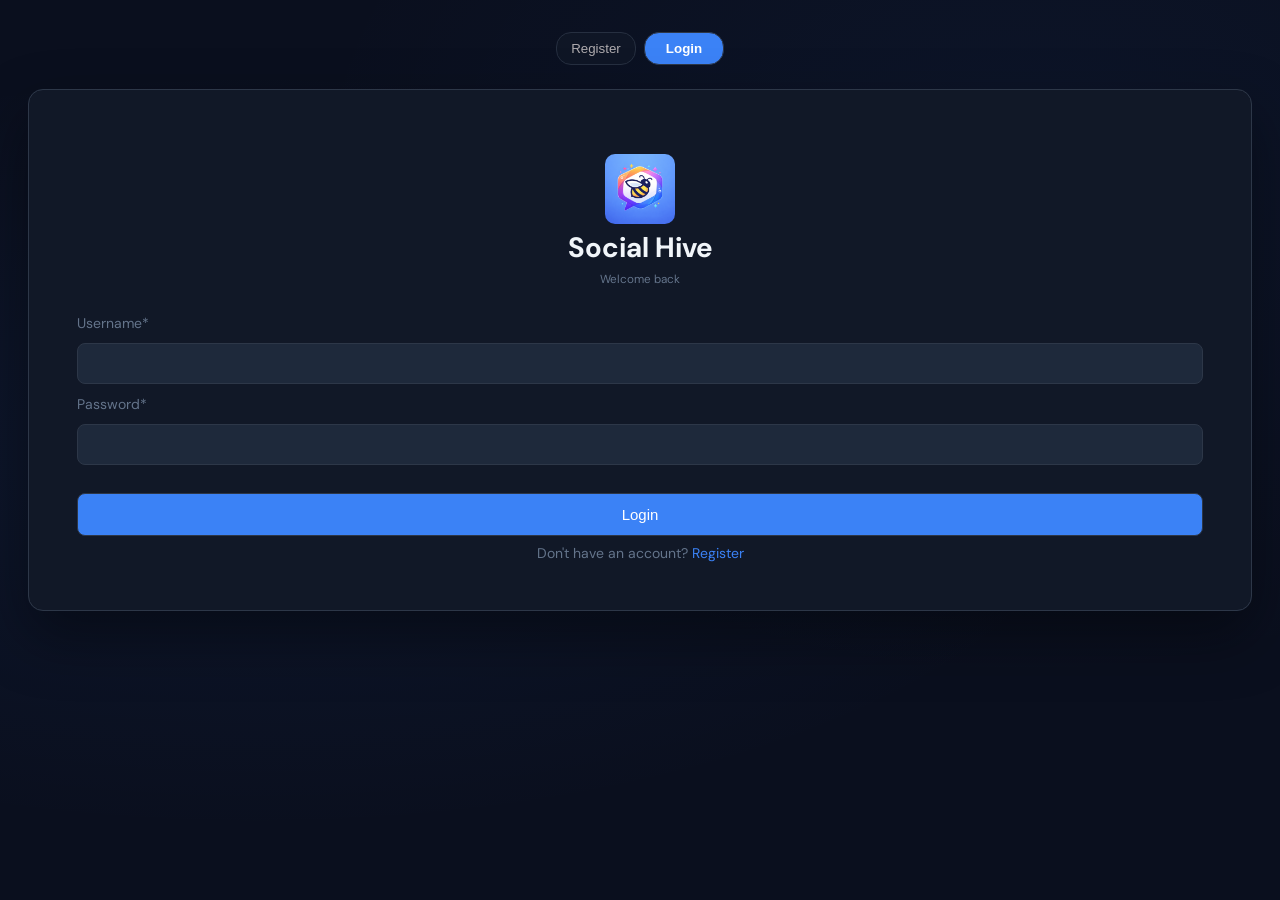
<file: social-media-app/auth/login.html>
<!doctype html>
<html lang="en">
  <head>
    <meta charset="UTF-8" />
    <meta name="viewport" content="width=device-width, initial-scale=1.0" />
    <link rel="stylesheet" href="../css/style.css" />
    <title>Document</title>
  </head>
  <body>
    <main>
      <div class="register-login">
        <a href="register.html">
          <button class="inactive-page">Register</button></a
        >
        <button class="active-page">Login</button>
      </div>
      <div class="login-form">
        <form class="login-form" id="login-form">
          <fieldset>
            <div class="login-text-logo">
              <img
                class="fit-picture"
                src="../assets/images/bee-logo.png"
                alt="App Logo"
              />
              <h1>Social Hive</h1>
              <small>Welcome back</small>
            </div>
            <label for="username">Username* </label>
            <input
              type="text"
              id="username"
              name="username"
              aria-required="true"
              required
            />
            <label for="password">Password* </label>
            <input
              type="password"
              id="password"
              name="password"
              aria-required="true"
              required
            />
            <span id="authentication-error"></span>
            <div class="login-button-question">
              <button type="button" id="login-button">Login</button>
              <p>
                Don't have an account?
                <a href="register.html">Register</a>
              </p>
            </div>
          </fieldset>
        </form>
      </div>
    </main>
    <script src="../utils/storage.js"></script>
    <script src="./login.js"></script>
  </body>
</html>
</file>
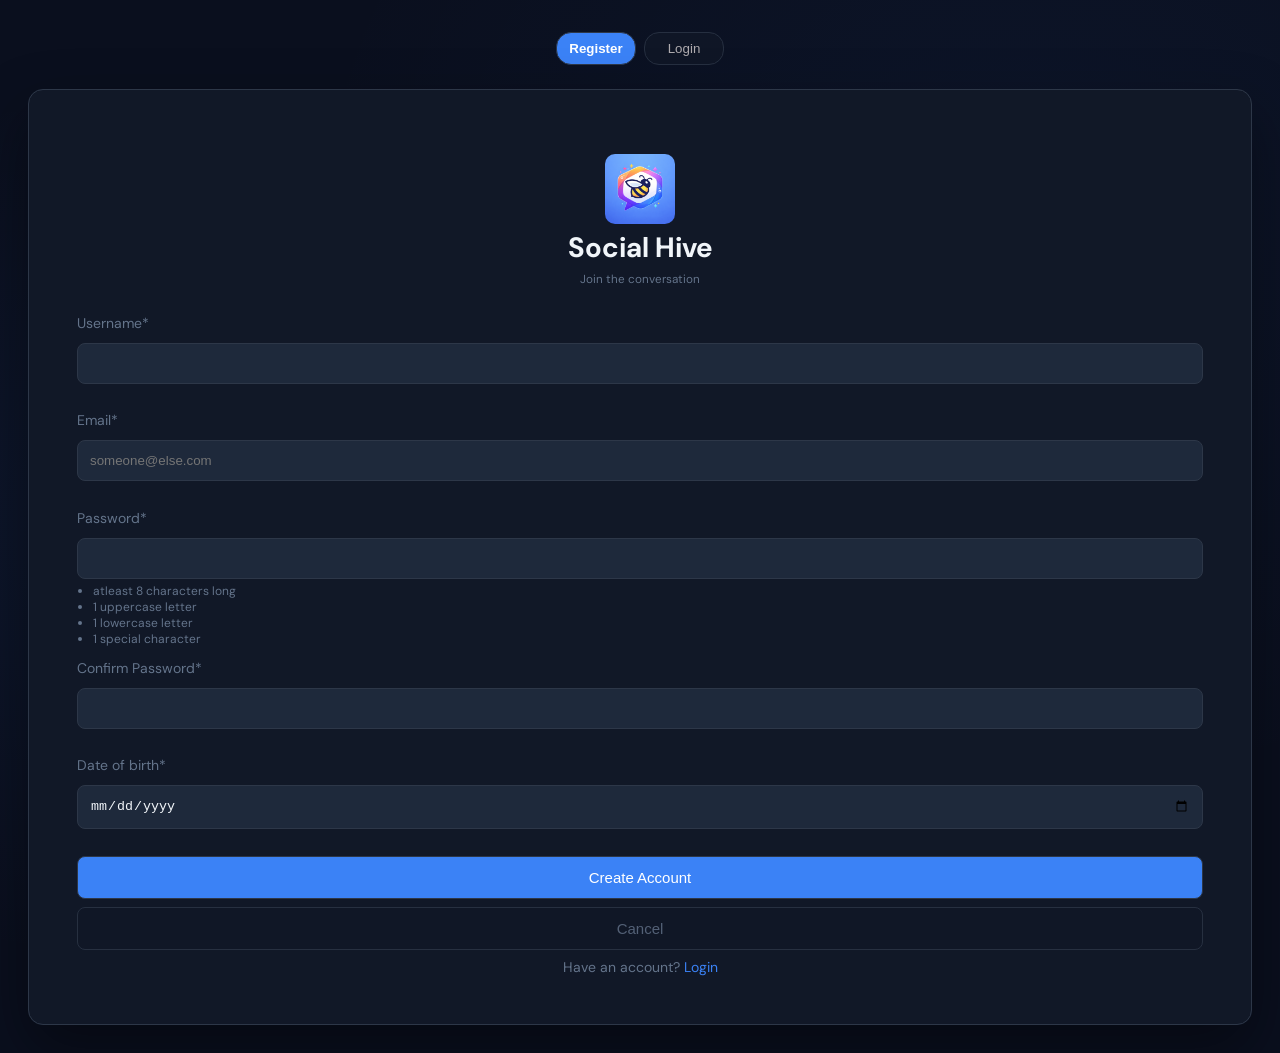
<file: social-media-app/auth/register.html>
<!doctype html>
<html lang="en">
  <head>
    <meta charset="UTF-8" />
    <meta name="viewport" content="width=device-width, initial-scale=1.0" />
    <link rel="stylesheet" href="../css/style.css" />
    <title>Document</title>
  </head>
  <body>
    <main>
      <div class="register-login">
        <button class="active-page">Register</button>
        <a href="login.html"> <button class="inactive-page">Login</button></a>
      </div>
      <div class="registration-form">
        <form class="registration-form" id="registration-form">
          <fieldset>
            <div class="register-text-logo">
              <img
                class="fit-picture"
                src="../assets/images/bee-logo.png"
                alt="App Logo"
              />
              <h1>Social Hive</h1>
              <small>Join the conversation</small>
            </div>
            <label for="username">Username* </label>
            <input
              type="text"
              id="username"
              name="username"
              aria-required="true"
              required
            />
            <span id="username-error"></span>
            <label for="email">Email* </label>
            <input
              type="email"
              id="email"
              name="email"
              placeholder="someone@else.com"
              aria-required="true"
              required
            />
            <span id="email-error"></span>
            <label for="password">Password* </label>
            <div class="password-with-requirements">
              <input
                type="password"
                id="password"
                name="password"
                aria-required="true"
                required
              />
              <span id="password-error"></span>
              <ul>
                <li>atleast 8 characters long</li>
                <li>1 uppercase letter</li>
                <li>1 lowercase letter</li>
                <li>1 special character</li>
              </ul>
            </div>
            <label for="password-confirm">Confirm Password* </label>
            <input
              type="password"
              id="password-confirm"
              name="passwordConfirm"
              aria-required="true"
              required
            />
            <span id="password-confirm-error"></span>
            <label for="birth-date">Date of birth* </label>
            <input
              type="date"
              id="birth-date"
              name="birthDate"
              aria-required="true"
              required
            />
            <span id="birth-date-error"></span>
            <div class="register-buttons-question">
              <button type="submit" class="create-button">
                Create Account
              </button>
              <button type="reset" class="cancel-button">Cancel</button>
              <p>
                Have an account?
                <a href="login.html">Login</a>
              </p>
            </div>
          </fieldset>
        </form>
      </div>
    </main>
    <script src="../utils/storage.js"></script>
    <script src="./auth.js"></script>
  </body>
</html>
</file>
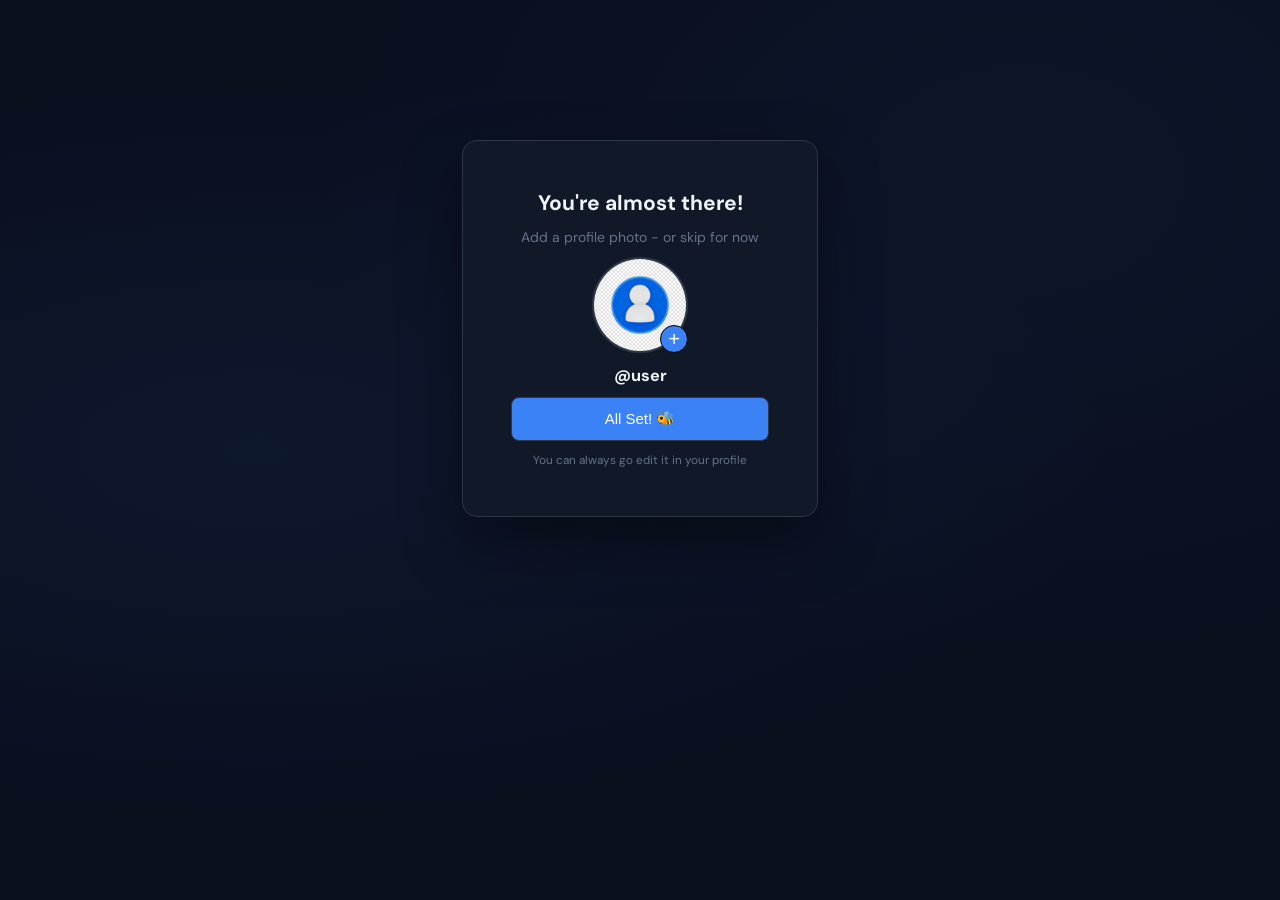
<file: social-media-app/auth/welcome.html>
<!doctype html>
<html lang="en">
  <head>
    <meta charset="UTF-8" />
    <meta name="viewport" content="width=device-width, initial-scale=1.0" />
    <link rel="stylesheet" href="../css/style.css" />
    <title>Document</title>
  </head>
  <body>
    <main class="welcome-main">
      <div class="welcome-container">
        <h2>You're almost there!</h2>
        <p>Add a profile photo - or skip for now</p>
        <div class="photo-wrapper">
          <img
            class="fit-picture"
            src="../assets/images/default.jpg"
            alt="App Logo"
            id="profile-photo"
          /><button id="set-profile-photo">+</button>
        </div>
        <input
          type="file"
          id="profile-photo-input"
          name="profilePhoto"
          accept="image/*"
          style="display: none"
        />
        <h3 id="logged-username">@user</h3>
        <button id="allset-button">All Set! 🐝</button>
        <small>You can always go edit it in your profile</small>
      </div>
    </main>
    <script src="../utils/storage.js"></script>
    <script src="./welcome.js"></script>
  </body>
</html>
</file>
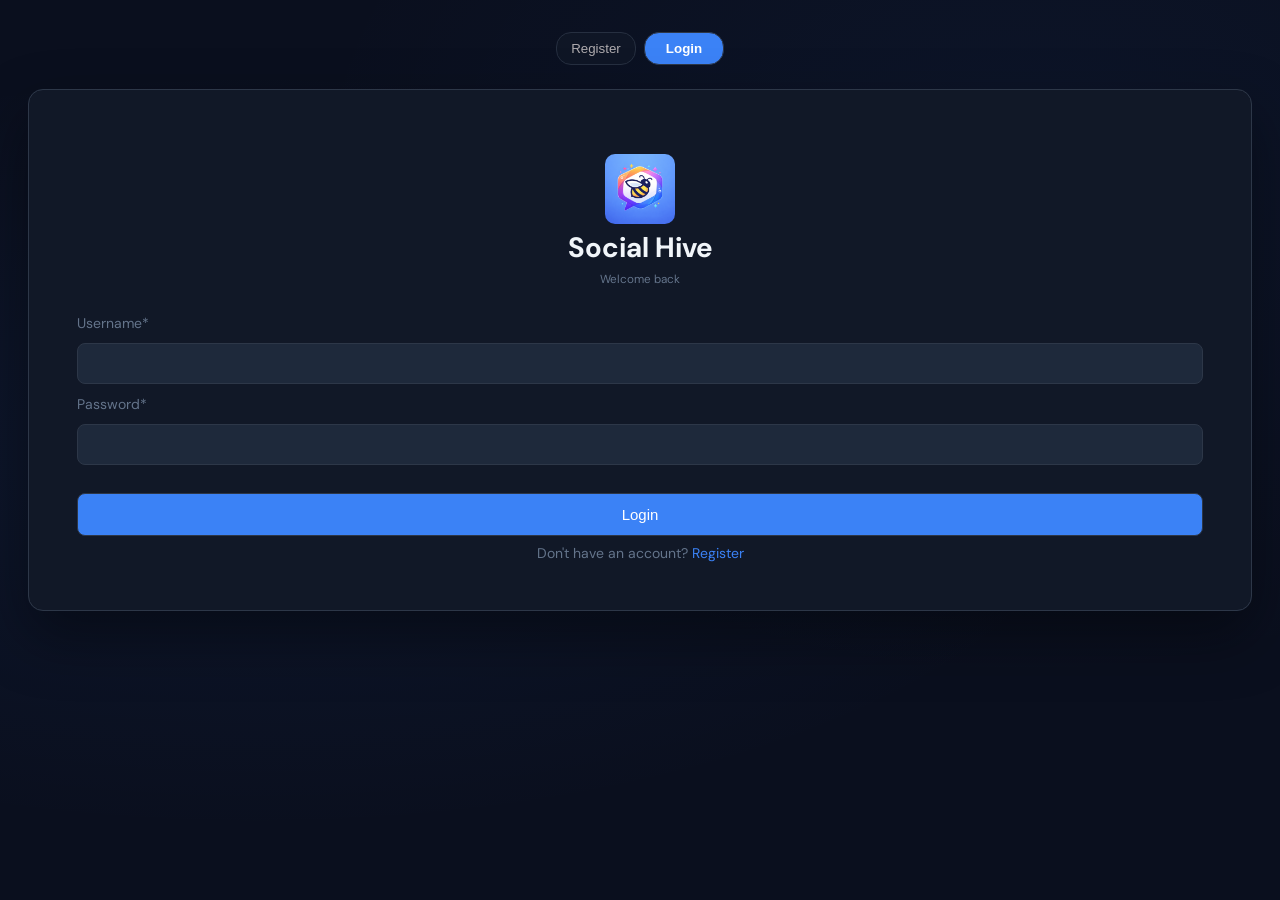
<file: social-media-app/feed/explore.html>
<!doctype html>
<html lang="en">
  <head>
    <meta charset="UTF-8" />
    <meta name="viewport" content="width=device-width, initial-scale=1.0" />
    <title>Explore</title>
    <link rel="stylesheet" href="../css/style.css" />
    <link
      rel="stylesheet"
      href="https://cdnjs.cloudflare.com/ajax/libs/font-awesome/6.5.0/css/all.min.css"
    />
  </head>
  <body>
    <main class="explore-page">
      <section class="explore-header">
        <h1>Explore</h1>
        <p>Discover people to follow</p>
      </section>

      <section class="explore-search">
        <input type="text" placeholder="Search people..." id="searchInput" />
      </section>

      <section class="users-list" id="users-list"></section>
    </main>

    <!-- bottom navigation -->
    <nav class="bottom-nav">
      <a href="feed.html" class="nav-item">
        <i class="fa-solid fa-house"></i>
        <span>Feed</span>
      </a>

      <a href="explore.html" class="nav-item active">
        <i class="fa-regular fa-compass"></i>
        <span>Explore</span>
      </a>

      <a href="../profile/profile.html" class="nav-item">
        <i class="fa-regular fa-user"></i>
        <span>Profile</span>
      </a>
    </nav>
    <script src="../utils/storage.js"></script>
    <script src="../utils/feedUtils.js"></script>
    <script src="../feed/followSystem.js"></script>
    <script src="../feed/explore.js"></script>
  </body>
</html>
</file>
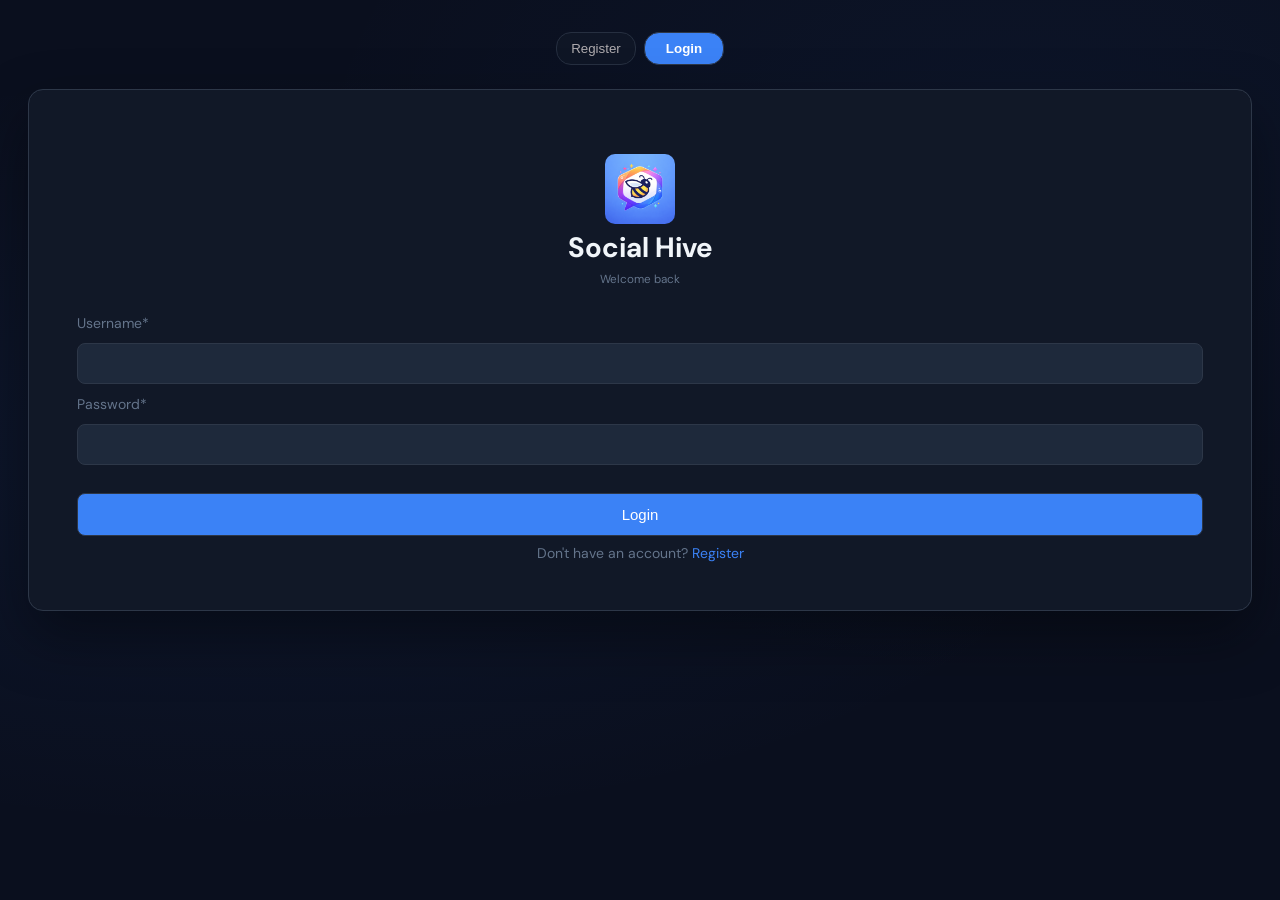
<file: social-media-app/feed/feed.html>
<!doctype html>
<html lang="en">
  <head>
    <meta charset="UTF-8" />
    <meta name="viewport" content="width=device-width, initial-scale=1.0" />
    <link rel="stylesheet" href="../css/style.css" />
    <title>Feed</title>
    <link rel="stylesheet" href="https://cdnjs.cloudflare.com/ajax/libs/font-awesome/6.5.0/css/all.min.css">
  </head>
  <body>
    <main class="feed-main">  
        <h1>Feed</h1>
      <!--Whats on your mind? section-->
      <section class="whats-on-your-mind">
          <div class="create-post" id ='create-post'>
            <!--top row-->
              <div class="top-row">
                <img src="../assets/images/default.jpg" alt="profile" class="avatar" id = 'pfp'>
                <textarea class="mind-input" id="mind-input" placeholder="What's on your mind?"></textarea>
              </div>
              <img id="post-preview" class="post-image" style="display: none;">
              <!--bottom row-->
              <div class="bottom-row">
                <div class="image-icon">
                  <input type="file" id="imageUpload" accept="image/*" hidden> <!--so when the user clicks on the icon it loaads-->
                  <i class="fa-regular fa-image" id ='image-icon'></i>
                  
                </div>
                <button class="post-btn" id ='post-btn'>Post</button>
              </div>
          </div>
      </section>
      <!--post cards-->  <!--Feed of posts-->
      <section class="posts-feed" id = 'posts-feed'>
    </section>
     <!-- bottom navigation -->
     <nav class="bottom-nav">
        <a href="feed.html" class="nav-item active">
          <i class="fa-solid fa-house"></i>
          <span>Feed</span>
        </a>

        <a href="explore.html" class="nav-item">
          <i class="fa-regular fa-compass"></i>
          <span>Explore</span>
        </a>

        <a href="../profile/profile.html" class="nav-item">
          <i class="fa-regular fa-user"></i>
          <span>Profile</span>
        </a>
    </nav>
    <script src="../utils/storage.js"></script>
    <script src="../utils/feedUtils.js"></script>
    <script src="../feed/feed.js"></script>
    <script src="../post/post.js"></script>
    </main>
  </body>
</html>
</file>
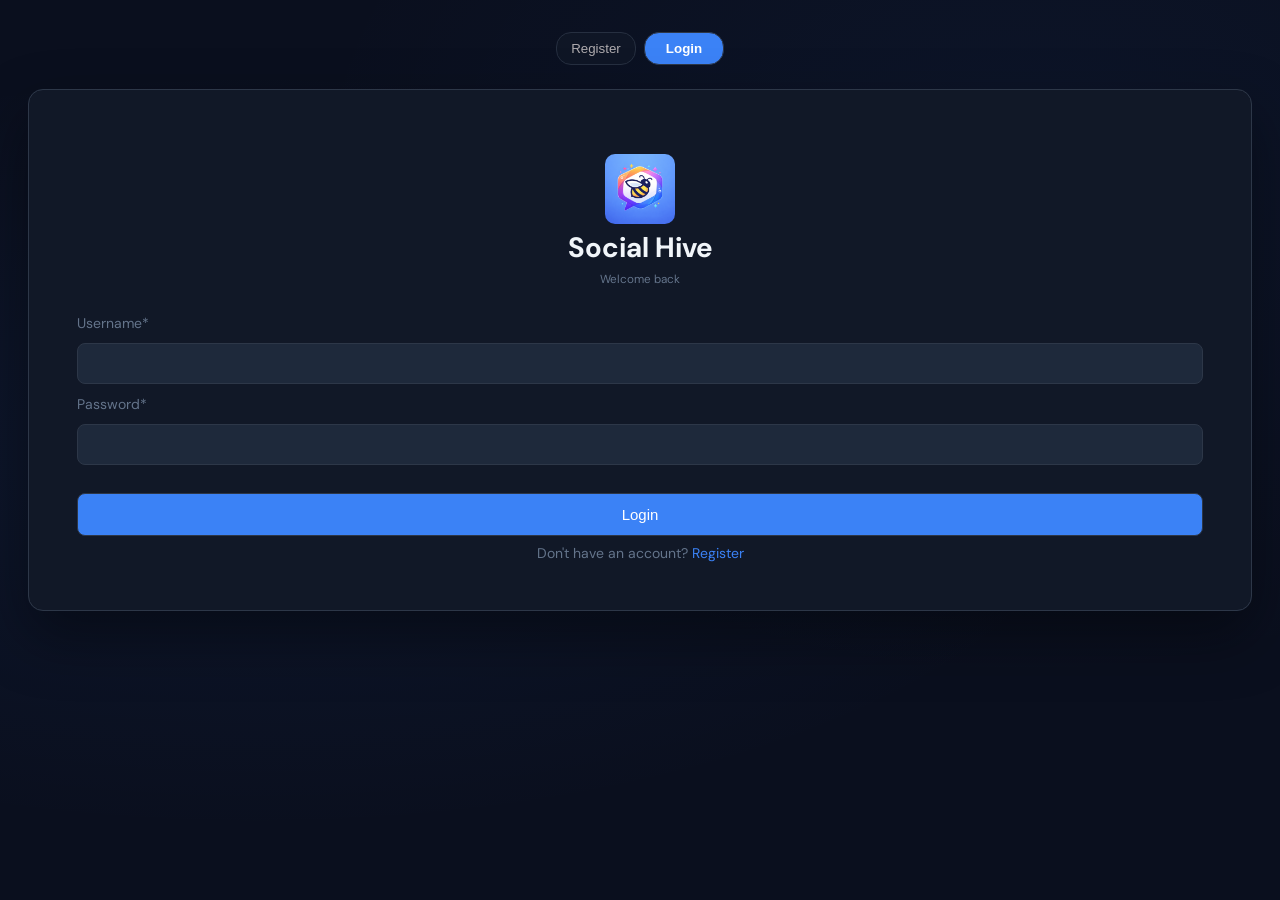
<file: social-media-app/post/post.html>
<!DOCTYPE html>
<html lang="en">
<head>
    <meta charset="UTF-8">
    <meta name="viewport" content="width=device-width, initial-scale=1.0">
    <title>Post Details</title>
    <link rel="stylesheet" href="../css/style.css" />
    <link rel="stylesheet" href="https://cdnjs.cloudflare.com/ajax/libs/font-awesome/6.5.0/css/all.min.css">
</head>
<body>
    <main class="post-page-main">

        <section class="post-page-header">
            <a href="../feed/feed.html" class="back-link">
                <i class="fa-solid fa-arrow-left"></i>
                Back to feed 
            </a>
            <h1>Post Details</h1>

        </section>

        <!-- Here, we will render and show the selected post the user clicks on -->
        <section class="single-post-section" id="post-container">
         <!-- The Selected post will appear here-->
        </section>

        <!-- This section will be for creating and posting comments -->
        <section class="add-comment-section">
            <h2>Add a Comment</h2>
            <div class="add-comment-box">
                <input type="text" id="comment-input" class="comment-input" placeholder="Write a comment...">
                <button id="comment-btn" class="post-btn">Post Comment</button>
            </div>

        </section>

         <!-- Comments will be displayed later on in here. -->
        <section class="comments-section">
            <h2>Comments</h2>

            <div id="comments-container" class="comments-container">
            </div>
        </section>
    </main>





    
    <script src="../utils/storage.js"></script>
    <script src="../utils/feedUtils.js"></script>
    <script src="../post/postDetails.js"></script>
</body>
</html>
</file>
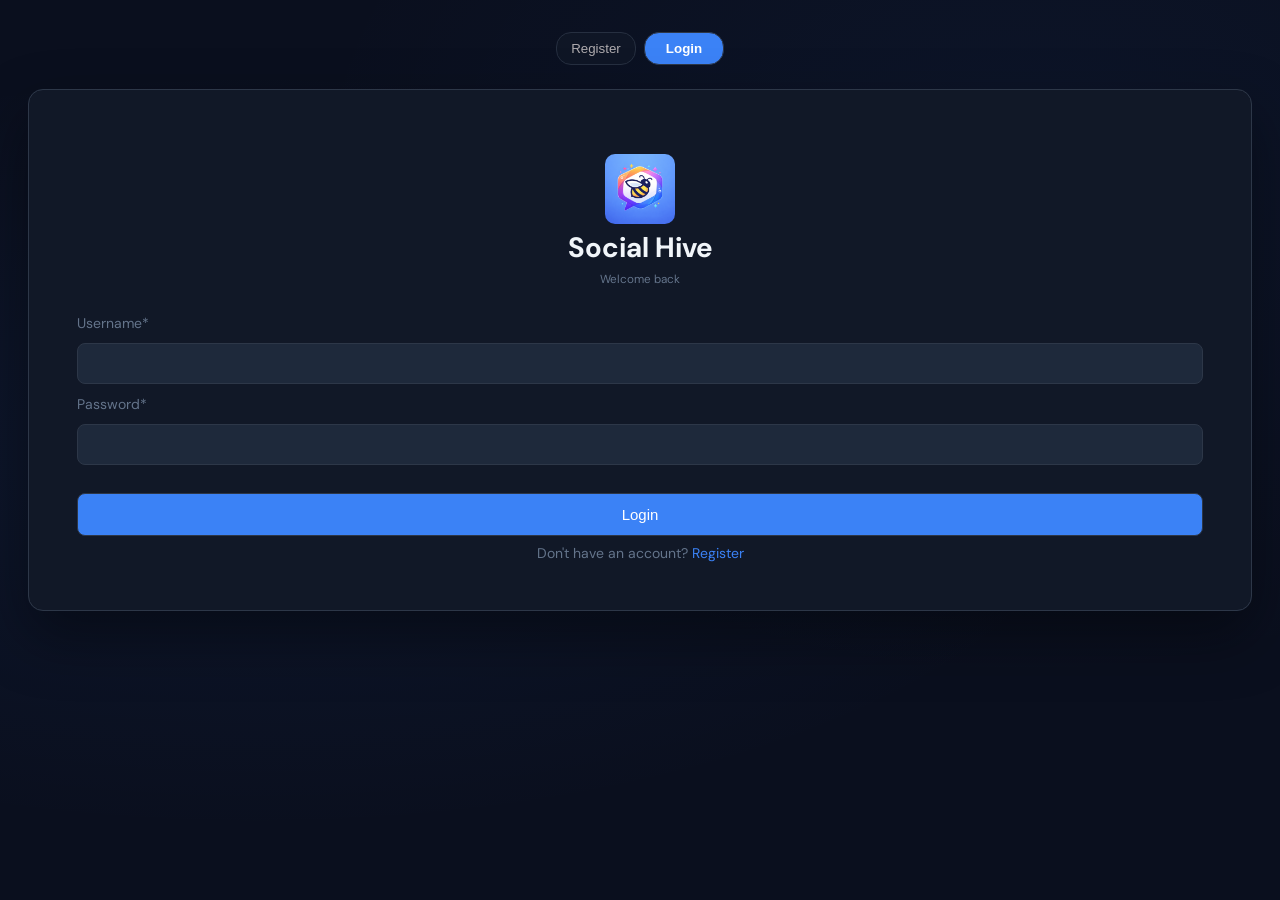
<file: social-media-app/profile/profile.html>
<!doctype html>
<html lang="en">
  <head>
    <meta charset="UTF-8" />
    <meta name="viewport" content="width=device-width, initial-scale=1.0" />
    <title>Profile</title>
    <link rel="stylesheet" href="../css/style.css" />
    <link
      rel="stylesheet"
      href="https://cdnjs.cloudflare.com/ajax/libs/font-awesome/6.5.0/css/all.min.css"
    />
  </head>
  <body>
    <main class="profile-page">
      <section class="profile-hero card">
        <div class="profile-hero-left">
          <img
            id="profile-avatar"
            class="profile-avatar-large"
            src="../assets/images/default.jpg"
            alt="Profile picture"
          />
        </div>

        <div class="profile-hero-right">
          <div class="profile-title-row">
            <div>
              <h1 id="profile-username">@username</h1>
            </div>

            <div class="profile-header-actions">
              <button id="edit-profile-btn" class="edit-btn">
                <i class="fa-regular fa-pen-to-square"></i>
                Edit Profile
              </button>
              <button id="logout-btn" class="logout-btn">
                <i class="fa-solid fa-arrow-right-from-bracket"></i>
                Logout
              </button>
            </div>
          </div>

          <p id="profile-bio" class="profile-bio">No bio yet.</p>

          <div class="profile-stats">
            <div class="stat-box">
              <span id="posts-count">0</span>
              <small>Posts</small>
            </div>
            <div class="stat-box">
              <span id="followers-count">0</span>
              <small>Followers</small>
            </div>
            <div class="stat-box">
              <span id="following-count">0</span>
              <small>Following</small>
            </div>
          </div>
        </div>
      </section>

      <section class="profile-posts-section card">
        <div class="section-header">
          <div>
            <h2>Posts</h2>
            <p>Your posts appear here</p>
          </div>
        </div>

        <div id="profile-posts" class="profile-posts-list">
          <!-- posts rendered here -->
        </div>
      </section>
    </main>

    <!-- bottom navigation -->
    <nav class="bottom-nav">
      <a href="../feed/feed.html" class="nav-item">
        <i class="fa-solid fa-house"></i>
        <span>Feed</span>
      </a>

      <a href="../feed/explore.html" class="nav-item">
        <i class="fa-regular fa-compass"></i>
        <span>Explore</span>
      </a>

      <a href="../profile/profile.html" class="nav-item active">
        <i class="fa-regular fa-user"></i>
        <span>Profile</span>
      </a>
    </nav>

    <!-- edit profile modal -->
    <div id="edit-profile-modal" class="modal-overlay hidden">
      <div class="modal-card">
        <div class="modal-header">
          <h3>Edit Profile</h3>
          <button id="close-modal-btn" class="icon-btn" aria-label="Close">
            <i class="fa-solid fa-xmark"></i>
          </button>
        </div>

        <form id="edit-profile-form" class="edit-profile-form">
          <label for="edit-bio">Bio</label>
          <textarea
            id="edit-bio"
            rows="4"
            maxlength="160"
            placeholder="Tell people a little about yourself..."
          ></textarea>

          <label for="edit-profile-image">Profile Picture</label>
          <input id="edit-profile-image" type="file" accept="image/*" />

          <div class="modal-preview-wrap">
            <img
              id="edit-preview-image"
              src="../assets/images/default.jpg"
              alt="Preview"
              class="edit-preview-image"
            />
          </div>

          <div class="modal-actions">
            <button type="button" id="cancel-edit-btn" class="cancel-btn">
              Cancel
            </button>
            <button type="submit" class="submit-btn">Save Changes</button>
          </div>
        </form>
      </div>
    </div>

    <div id="edit-profile-modal" class="modal-overlay hidden">...</div>

    <div id="delete-modal" class="modal-overlay hidden">
      <div class="modal-card">
        <div class="modal-header">
          <h3>Delete Post</h3>
        </div>

        <p class="delete-message">Are you sure you want to delete this post?</p>

        <div class="modal-actions">
          <button type="button" id="cancel-delete-btn" class="cancel-btn">
            Cancel
          </button>
          <button type="button" id="confirm-delete-btn" class="delete-btn">
            Delete
          </button>
        </div>
      </div>
    </div>

    <div id="logout-modal" class="modal-overlay hidden">
      <div class="modal-card">
        <div class="modal-header">
          <h3>Log out</h3>
        </div>

        <p class="logout-message">Are you sure you want to log out?</p>

        <div class="modal-actions">
          <button type="button" id="cancel-logout-btn" class="cancel-btn">
            Cancel
          </button>
          <button type="button" id="confirm-logout-btn" class="logout-btn">
            Logout
          </button>
        </div>
      </div>
    </div>

    <script src="../utils/storage.js"></script>
    <script src="../profile/profile.js"></script>
  </body>
</html>
</file>
<file: social-media-app/css/style.css>
@import url("https://fonts.googleapis.com/css2?family=DM+Sans:wght@300;400;500;600&display=swap");

:root {
    --bg-primary : #0a0f1e;
    --bg-surface: #111827;
    --bg-input: #1e293b;
    --accent: #3b82f6;
    --accent-hover: #2563eb;
    --text-primary: #f1f5f9;
    --text-muted: #64748b;
    --border: #2d3748;
    --error: #ef4444;
    --radius: 8px;
}

@keyframes fadeUp {
    from { opacity: 0; transform: translateY(16px);}
    to {opacity: 1; transform: translateY(0);}

}

* {
    margin: 0;
    padding: 0;
    box-sizing: border-box;
}

body {
    background: var(--bg-primary);
    background-image: radial-gradient(ellipse at 20% 50%, rgba(59, 130, 246, 0.07) 0%, transparent 60%),
                      radial-gradient(ellipse at 80% 20%, rgba(59, 130, 246, 0.05) 0%, transparent 50%);
    min-height: 100vh;
    font-size: 14px;
    padding: 0.75rem;
}

main {
    padding: 1rem 3rem 0rem 3rem;
    margin: 1rem 22rem 0rem 22rem;
    font-family: 'DM Sans', sans-serif;
    color: var(--text-primary);
}

#registration-form > fieldset , #login-form > fieldset{
    display: flex;
    flex-direction: column;
    padding: 3rem;
    padding-top: 3rem;
    padding-bottom: 3rem;
    gap: 0.7rem;
    box-sizing: border-box;
    border: 1px solid var(--border);
    border-radius: 15px;
    box-shadow: 0 25px 60px rgba(0, 0, 0, 0.4);
    background-color: var(--bg-surface);
    animation: fadeUp 0.5s ease forwards;
}

fieldset label {
    color: var(--text-muted);
}

fieldset input, .password-with-requirements input {
    width: 100%;
    padding: 0.75rem 0.75rem;
    box-sizing: border-box;
    background-color: var(--bg-input);
    border: 1px solid var(--border);
    border-radius: var(--radius);
    color: var(--text-primary);
}

.password-with-requirements {
    width: 100%;
}


.password-with-requirements ul {
    width: 100%;
    padding-left: 1rem;
    color: var(--text-muted);
    font-size: 12px;
}

.register-text-logo h1, .login-text-logo h1{
    margin: 0;
}

.register-text-logo small, .login-text-logo small, .welcome-container small, .welcome-container p{
    color: var(--text-muted);
}


.register-text-logo img, .login-text-logo img{
    max-height: 70px;
    border-radius: 10px;
}

.register-text-logo, .login-text-logo{
    display: flex;
    flex-direction: column;
    align-items: center;
    gap: 0.3rem;  
    padding: 1rem;
}

.register-buttons-question, .login-button-question {
    width: 100%;
    display: flex;
    flex-direction: column;
    align-items: center;
    gap: 0.5rem;
}
.register-buttons-question p, .login-button-question > p {
   color: var(--text-muted);
}

.register-buttons-question a, .login-button-question a {
    color: var(--accent);
    text-decoration: none;
}

.register-buttons-question > button , #login-button, #allset-button{
    width: 100%;
    border-radius: var(--radius);
    font-size: 15px;
    padding-top: 0.75rem;
    padding-bottom: 0.75rem;
    transition: background-color 0.4s, border-color 0.4s, color 0.4s;
}


.create-button, #login-button, #allset-button {
    color: white;
    font-weight: 500;
    background-color: var(--accent);
    border: 1px solid var(--border);
}

.create-button:hover, #login-button:hover, #allset-button:hover {
    background-color: var(--accent-hover);
}


.cancel-button {
    color: var(--text-muted);
    font-weight: 200;
    opacity: 80%;
    background-color: var(--bg-surface);
    border: 1px solid var(--border);
}

.cancel-button:hover {
    color: white;
    border-color: white;
}

.register-login {
    display: flex;
    justify-content: center;
}

.register-login button {
    width: 5rem;
    padding: 0.5rem;
    margin: 0.25rem;
    margin-bottom: 1.5rem;
    border: 1px solid var(--border);
    border-radius: 15px;
}

.active-page {
    color: white;
    font-weight: 600;
    background-color: var(--accent);
    box-sizing: border-box;
    border: 1px solid var(--accent);
    border-color: white;
}

.inactive-page {
    color: rgb(216, 210, 210);
    font-weight: 300;
    opacity: 80%;
    background-color: var(--bg-surface);
    box-sizing: border-box;
}

span[id$="-error"] {
    display: block;
    margin-top: 0.3rem;
    font-size: 12px;
    color: var(--error);
}

.welcome-main {
    margin: 4rem auto;
    max-width: 420px;
    padding: 2rem 2rem;
}

.welcome-container {
    display: flex;
    flex-direction: column;
    align-items: center;
    padding: 3rem;
    padding-top: 3rem;
    gap: 0.7rem;
    box-sizing: border-box;
    border: 1px solid var(--border);
    border-radius: 15px;
    box-shadow: 0 25px 60px rgba(0, 0, 0, 0.4);
    background-color: var(--bg-surface);
    animation: fadeUp 0.5s ease forwards;
    margin-top: 2rem;
    margin-bottom: 2rem;
}

.welcome-container h2 {
    margin: 0;
}


.welcome-container p {
    margin: 0;
}


.photo-wrapper {
    position: relative;
    width: 6rem;
    height: 6rem;
}

#profile-photo {
    width: 100%;
    height: 100%;
    border-radius: 50%;
    object-fit: cover;
    border: 2px solid var(--border);
    display: block;
}

#set-profile-photo {
    position: absolute;
    bottom: 0;
    right: 0;
    width: 1.75rem;
    height: 1.75rem;
    color: white;
    font-size: 20px;
    font-weight: 500;
    border-radius: 50%;
    border: 1px solid black;
    background-color: var(--accent);
}



/* Feed page*/

.feed-main{
    display: flex;
    flex-direction: column;
}
.create-post {
  background: #0f1a36;
  border-radius: 20px;
  padding: 1rem;
  margin: 1rem;
  border: 1px solid rgba(255, 255, 255, 0.05);
}

.top-row {
  display: flex;
  align-items: center;
  gap: 0.75rem;
}

.avatar {
  width: 42px;
  height: 42px;
  border-radius: 50%;
  object-fit: cover;
}

.mind-input {
  flex: 1;
  background: transparent;
  border: none;
  outline: none;
  resize: none;
  color: #cbd5f5;
  font-size: 0.95rem;
  font-family: inherit;
  padding-top: 0.3rem;
}

.mind-input::placeholder {
  color: #7c89b6;
}

.bottom-row {
  display: flex;
  justify-content: space-between;
  align-items: center;
  margin-top: 0.9rem;
  padding-top: 0.9rem;
  border-top: 1px solid rgba(255, 255, 255, 0.06);
}

.image-icon {
  color: #7c89b6;
  font-size: 1.1rem;
  cursor: pointer;
}

.post-btn {
  background: #3b82f6;
  color: white;
  border: none;
  border-radius: 999px;
  padding: 0.5rem 1.3rem;
  font-size: 0.9rem;
  cursor: pointer;
}

.posts-feed {
  margin: 1rem;
}

.post-card {
  background: #0f1a36;
  border-radius: 20px;
  border: 1px solid rgba(255, 255, 255, 0.05);
  overflow: hidden;
  margin-bottom: 1rem;
}

.post-header {
  display: flex;
  justify-content: space-between;
  align-items: flex-start;
  padding: 1rem 1rem 0.75rem 1rem;
}

.post-user-info {
  display: flex;
  align-items: center;
  gap: 0.75rem;
}

.post-avatar {
  width: 46px;
  height: 46px;
  border-radius: 50%;
  object-fit: cover;
  flex-shrink: 0;
}

.post-meta {
  display: flex;
  flex-direction: column;
}

.post-name {
  margin: 0;
  color: white;
  font-size: 1rem;
  font-weight: 600;
}

.post-time {
  margin: 0.2rem 0 0 0;
  color: #7c89b6;
  font-size: 0.85rem;
}

.delete-btn {
  background: transparent;
  border: none;
  color: #7c89b6;
  font-size: 1rem;
  cursor: pointer;
  padding: 0.25rem;
}

.post-body {
  padding: 0 1rem 1rem 1rem;
}

.post-body p {
  margin: 0;
  color: white;
  font-size: 0.98rem;
  line-height: 1.6;
}

.post-actions {
  display: flex;
  gap: 1rem;
  padding: 0.9rem 1rem;
  border-top: 1px solid rgba(255, 255, 255, 0.05);
}

.action-btn {
  background: transparent;
  border: none;
  color: #7c89b6;
  font-size: 1.15rem;
  cursor: pointer;
  padding: 0;
}
.bottom-nav {
  position: fixed;
  bottom: 0;
  left: 0;
  width: 100%;

  background: #0f1a36;
  border-top: 1px solid rgba(255, 255, 255, 0.05);

  display: flex;
  justify-content: space-around;
  align-items: center;

  padding: 0.6rem 0;
}

.nav-item {
  display: flex;
  flex-direction: column;
  align-items: center;

  text-decoration: none;
  color: #7c89b6;
  font-size: 0.75rem;
}

.nav-item i {
  font-size: 1.2rem;
  margin-bottom: 0.2rem;
}

.nav-item.active {
  color: #3b82f6;
}


/* Explore page*/

.explore-page {
    max-width: 800px;
    margin: 2rem auto;
    padding: 0 1rem 4rem;
    color: var(--text-primary);
}

.explore-header {
    margin-bottom: 1.5rem;
}

.explore-header h1 {
    margin: 0;
    font-size: 2rem;
    color: var(--text-primary);
}

.explore-header p {
    margin-top: 0.35rem;
    color: var(--text-muted);
    font-size: 0.95rem;
}

.explore-search {
    margin-bottom: 1.5rem;
}

.explore-search input {
    width: 100%;
    padding: 0.9rem 1rem;
    border-radius: var(--radius);
    border: 1px solid var(--border);
    background-color: var(--bg-input);
    color: var(--text-primary);
    font-size: 1rem;
    outline: none;
    box-sizing: border-box;
}

.explore-search input::placeholder {
    color: var(--text-muted);
}

.explore-search input:focus {
    border-color: var(--accent);
}

.users-list {
    display: flex;
    flex-direction: column;
    gap: 1rem;
}

.user-card {
    display: flex;
    justify-content: space-between;
    align-items: center;
    gap: 1rem;
    background-color: var(--bg-surface);
    border: 1px solid var(--border);
    border-radius: 16px;
    padding: 1rem;
}

.user-card-left {
    display: flex;
    align-items: center;
    gap: 0.9rem;
    min-width: 0;
}

.user-avatar {
    width: 60px;
    height: 60px;
    border-radius: 50%;
    object-fit: cover;
    flex-shrink: 0;
}

.user-info {
    min-width: 0;
}

.user-name {
    margin: 0;
    font-size: 1rem;
    font-weight: 700;
    color: var(--text-primary);
}

.user-bio {
    margin: 0.35rem 0 0;
    color: var(--text-muted);
    font-size: 0.92rem;
    line-height: 1.4;
}

.follow-btn {
    border: none;
    border-radius: 999px;
    padding: 0.75rem 1.2rem;
    font-size: 0.95rem;
    font-weight: 600;
    cursor: pointer;
    transition: 0.2s ease;
    min-width: 110px;
}

.follow-btn.follow {
    background-color: var(--accent);
    color: var(--text-primary);
}

.follow-btn.follow:hover {
    background-color: var(--accent-hover);
}

.follow-btn.following {
    background-color: transparent;
    color: var(--text-primary);
    border: 1px solid var(--border);
}

.follow-btn.following:hover {
    border-color: var(--error);
    color: var(--error);
}

.nav-item i {
  font-size: 1.2rem;
  margin-bottom: 0.2rem;
}

.nav-item.active {
  color: #3b82f6;
}

.post-image {
  width: 100%;
  border-radius: 10px;
  margin-top: 10px;
}


.post-page-main {
    max-width: 800px;
    margin: 2rem auto 5rem;
    padding: 0 1rem 4rem;
    color: var(--text-primary);
    
}

.post-page-header {
    display: flex;
    flex-direction: column;
    gap: 0.75rem;
    margin-bottom: 1.5rem;
}

.back-link {
    display: inline-flex;
    align-items: center;
    gap: 0.5rem;
    color: var(--accent);
    text-decoration: none;
    font-size: 0.95rem;
    width: fit-content;
}

.back-link:hover {
    color: var(--accent-hover);
}

.single-post-section {
    margin-bottom: 1.5rem;
}

.add-comment-section {
    margin-bottom: 1.5rem;
}

.add-comment-section h2,
.comment-section h2 {
    margin-bottom: 0.8rem;
    color: var(--text-primary);
}

.add-comment-box {
    display: flex;
    gap: 0.75rem;
    align-items: center;
    flex-wrap: wrap;
}

.comment-input {
    flex: 1;
    min-width: 220px;
    padding: 0.85rem 1rem;
    border-radius: var(--radius);
    border: 1px solid var(--border);
    background-color: var(--bg-input);
    color: var(--text-primary);
    font-size: 0.95rem;
    outline: none;
}

.comment-input::placeholder {
    color: var(--text-muted);
}

.comment-input:focus {
    border-color: var(--accent);
}

.comments-container {
    display: flex;
    flex-direction: column;
    gap: 1rem;
}

.comment-card {
    background-color: #0f1a36;
    border-radius: 16px;
    border: 1px solid rgba(255, 255, 255, 0.05);
    padding: 1rem;
}

.comment-header {
    display: flex;
    justify-content: space-between;
    align-items: flex-start;
    gap: 1rem;
    margin-bottom: 0.75rem;
}

.comment-user-info {
    display: flex;
    align-items: flex-start;
    gap: 0.75rem;
    min-width: 0;
}
.comment-avatar {
    width: 42px;
    height: 42px;
    border-radius: 50%;
    object-fit: cover;
    flex-shrink: 0;
    display: block;
    background-color: var(--bg-input);
}

.comment-meta {
    display: flex;
    flex-direction: column;
}

.comment-name {
    margin: 0;
    font-size: 0.95rem;
    font-weight: 600;
    color: var(--text-primary);
}

.comment-time {
    margin: 0.2rem 0 0 0;
    color: #7c89b6 ;
    font-size: 0.85rem;
}

.comment-text {
    margin: 0;
    margin-top: 0.9rem;
    padding-top: 0.9rem;
    border-top: 1px solid rgba(255, 255, 255, 0.05);
    color: var(--text-primary);
    line-height: 1.5;
    font-size: 0.94rem;
}

.delete-comment-btn {
    background:transparent;
    border: none;
     color: #7c89b6;
     font-size: 1rem;
     cursor: pointer;
     padding: 0.25rem;
     flex-shrink: 0;
}

.delete-comment-btn:hover {
    color: var(--text-primary);
}






























@media (max-width: 768px) {
     main {
        margin: 1rem;
    }

    .welcome-main {
        margin: 4rem auto;
        padding: 1rem;
    }

    .post-page-main {
        margin: 1rem;
        padding: 0 0.5rem 5rem;
    }
}

@media (max-width: 480px) {
    body {
        background-color: var(--bg-surface);
    }
    main {
        margin: 0;
        padding: 0rem 0.25rem 0rem 0.25rem;
    }
    
    .welcome-main {
        margin: 6rem auto;
        padding: 4rem 1rem;
    }

    .register-login {
        background-color: var(--bg-surface);
        padding: 0.75rem;
        width: 100%;
    }

    #registration-form > fieldset, #login-form > fieldset {
        padding-left: 2rem;
        padding-right: 2rem;
    }

    .post-page-main {
        margin: 0;
        padding: 1rem 0.5rem 5rem;
    }

    .add-comment-box {
        flex-direction: column;
        align-items: stretch;
    }

    .comment-input,
    #comment-btn {
        width: 100%;
    }

}

/*profile page*/
/* Profile Page */

.profile-page {
    margin: auto;
    padding: 1rem;
    color: var(--text-primary);
}

.card {
    background: rgba(17, 24, 39, 0.95);
    border: 1px solid var(--border);
    border-radius: var(--radius);
    box-shadow: 0 25px 60px rgba(0, 0, 0, 0.28);
    animation: fadeUp 0.45s ease forwards;
}

.profile-page {
    display: grid;
    gap: 1rem;
}

.profile-hero {
    display: grid;
    grid-template-columns: 1fr;
    justify-items: center;
    text-align: center;
    padding: 1.25rem 1rem 1.1rem;
    gap: 1.5rem;
}

.profile-hero-left {
    display: flex;
    justify-content: center;
    width: 100%;
}

.profile-avatar-large {
    width: 104px;
    height: 104px;
    object-fit: cover;
    border-radius: 50%;
    border: 3px solid var(--border);
    background: var(--bg-input);
}

.profile-hero-right {
    width: 100%;
    display: flex;
    flex-direction: column;
    align-items: center;
    gap: 0.85rem;
}

.profile-title-row {
    width: 100%;
    display: flex;
    flex-direction: column;
    align-items: center;
    gap: 0.85rem;
}

.profile-title-row h1 {
    font-size: 1.45rem;
    line-height: 1.2;
}

.profile-bio {
    font-size: 0.96rem;
    line-height: 1.6;
    margin: 0 auto;
}

.profile-header-actions {
    width: 100%;
    display: flex;
    flex-direction: column;
    gap: 0.65rem;
    align-items: center;
}

.profile-stats {
    width: 100%;
    display: grid;
    grid-template-columns: repeat(3, 1fr);
    gap: 0.65rem;
}

.stat-box {
    padding: 0.8rem 0.5rem;
    border-radius: 12px;
    gap: 0.5rem;
    display: flex;
    flex-direction: column;
    align-items: center;
    justify-content: center;
    background: var(--bg-input);
    border: 1px solid var(--border);
    color: var(--text-primary);
}

.edit-btn,
.logout-btn,
.cancel-btn,
.delete-btn,
.submit-btn {
    border-radius: 12px;
    padding: 0.5rem 0.75rem;
    border: 1px solid var(--border);
    cursor: pointer;
    transition: 0.25s ease;
    display: inline-flex;
    align-items: center;
    gap: 0.5rem;
}

.edit-btn, .submit-btn {
    border-color: var(--accent);
    background: var(--accent);
    color: white;
}

.edit-btn:hover, .submit-btn:hover {
    background: var(--accent-hover);
}

.logout-btn, .cancel-btn, .delete-btn {
    background: var(--bg-input);
    color: var(--text-primary);
}

.logout-btn:hover, .cancel-btn:hover, .delete-btn:hover {
    border-color: #4b5563;
}

.stat-box span {
    font-size: 1.25rem;
    font-weight: 700;
}

.stat-box small {
    color: var(--text-muted);
}

.profile-posts-section {
    padding: 1.25rem;
}

.section-header {
    margin-bottom: 0.5rem;
}
.section-header h2 {
    margin-bottom: 0.2rem;
}

.section-header p {
    color: var(--text-muted);
}

.profile-posts-list {
    display: grid;
    gap: 1rem;
}

.profile-post-card {
    background: var(--bg-input);
    border: 1px solid var(--border);
    border-radius: var(--radius);
    padding: 1rem;
    display: grid;
    gap: 0.9rem;
}

.profile-post-top {
    display: flex;
    align-items: center;
    justify-content: space-between;
    gap: 1rem;
}

.profile-post-user {
    display: flex;
    align-items: center;
    gap: 0.9rem;
}

.profile-post-user h3 {
    font-size: 1rem;
    margin-bottom: 0.2rem;
}

.profile-post-user p {
    color: var(--text-muted);
    font-size: 0.85rem;
}

.mini-avatar {
    width: 44px;
    height: 44px;
    border-radius: 50%;
    object-fit: cover;
    border: 1px solid var(--border);
    background: var(--bg-surface);
}

.delete-own-post-btn,
.icon-btn {
    border: 1px solid var(--border);
    background: transparent;
    color: var(--text-muted);
    width: 42px;
    height: 42px;
    border-radius: 12px;
    cursor: pointer;
    transition: 0.25s ease;
}

.delete-own-post-btn:hover,
.icon-btn:hover {
    color: white;
    border-color: #4b5563;
}

.profile-post-body p {
    line-height: 1.7;
    white-space: pre-wrap;
    word-break: break-word;
}

.profile-post-image-wrap {
    margin-top: 0.85rem;
}

.profile-post-image {
    width: 100%;
    max-height: 420px;
    object-fit: cover;
    border-radius: var(--radius);
    border: 1px solid var(--border);
}

.profile-post-meta {
    display: flex;
    gap: 1rem;
    flex-wrap: wrap;
    color: var(--text-muted);
}

.empty-state-card {
    background: var(--bg-input);
    border: 1px dashed var(--border);
    border-radius: 16px;
    padding: 2rem 1rem;
    text-align: center;
    color: var(--text-muted);
}

.empty-state-card i {
    font-size: 1.5rem;
    margin-bottom: 0.75rem;
    color: var(--accent);
}

/* Modal*/

.modal-overlay {
    position: fixed;
    inset: 0;
    background: rgba(2, 6, 23, 0.7);
    display: flex;
    align-items: center;
    justify-content: center;
    padding: 1rem;
    z-index: 50;
    font-family: 'DM Sans', sans-serif;
}

.hidden {
    display: none;
}

.modal-card {
    width: min(100%, 520px);
    background: var(--bg-surface);
    border: 1px solid var(--border);
    border-radius: var(--radius);
    box-shadow: 0 25px 60px rgba(0, 0, 0, 0.4);
    padding: 1.5rem;
    animation: fadeUp 0.25s ease forwards;
}

.modal-header {
    color: var(--text-primary);
    display: flex;
    align-items: center;
    justify-content: space-between;
    margin-bottom: 1rem;
}

.edit-profile-form {
    display: grid;
    gap: 0.85rem;
}

.edit-profile-form label {
    color: var(--text-muted);
    font-weight: 800;
    font-size: 0.9rem;
}

.edit-profile-form textarea,
.edit-profile-form input[type="file"] {
    width: 100%;
    padding: 0.9rem;
    border-radius: var(--radius);
    border: 1px solid var(--border);
    background: var(--bg-input);
    color: var(--text-primary);
    font-family: 'DM Sans', sans-serif;
}

.modal-preview-wrap {
    display: flex;
    justify-content: center;
    margin-top: 0.4rem;
}

.edit-preview-image {
    width: 110px;
    height: 110px;
    object-fit: cover;
    border-radius: 50%;
    border: 2px solid var(--border);
    background: var(--bg-input);
}

.modal-actions {
    display: flex;
    justify-content: flex-end;
    gap: 0.75rem;
    margin-top: 0.4rem;
}

/* Bottom nav */

.bottom-nav {
    font-family: 'DM Sans', sans-serif;
    position: fixed;
    bottom: 0;
    left: 0;
    width: 100%;
    background: #0f1a36;
    border-top: 1px solid rgba(255, 255, 255, 0.05);
    display: flex;
    justify-content: space-around;
    align-items: center;
    padding: 0.6rem 0;
}

.nav-item {
    text-decoration: none;
    color: var(--text-muted);
    display: flex;
    flex-direction: column;
    align-items: center;
    gap: 0.3rem;
    padding: 0.75rem 1.35rem;
    border-radius: var(--radius);
    transition: 0.25s ease;
}

.nav-item:hover {
    color: white;
    background: rgba(59, 130, 246, 0.08);
}

.nav-item.active {
    color: white;
    background: rgba(59, 130, 246, 0.16);
    border: 1px solid rgba(59, 130, 246, 0.24);
}

@media (min-width: 768px) {
    main {
        margin: 0;
        padding: 1rem;
    }

    .profile-page {
        max-width: 980px;
        margin: 0 auto 90px auto;
        padding: 1rem;
        font-family: 'DM Sans', sans-serif;
        color: var(--text-primary);
    }

    .profile-hero {
        grid-template-columns: 150px 1fr;
        text-align: left;
        justify-items: stretch;
        padding: 1.25rem;
        gap: 1.25rem;
    }

    .profile-avatar-large {
        width: 130px;
        height: 130px;
    }

    .profile-hero-right {
        align-items: flex-start;
    }

    .profile-title-row {
        display: flex;
        flex-direction: row;
        justify-content: space-between;
        align-items: flex-start;
    }

    .profile-header-actions {
        flex-direction: row;
        width: auto;
    }

   .edit-btn, .logout-btn {
        width: auto;
    }

    .profile-title-row h1 {
        font-size: 1.8rem;
    }

    .profile-bio {
        margin: 0;
        max-width: 100%;
    }

    .profile-stats {
        grid-template-columns: repeat(3, minmax(90px, 1fr));
        gap: 0.85rem;
    }
}


@media (max-width: 768px) {
    main {
        margin: 1rem;
    }

    .welcome-main {
        margin: 4rem auto;
        padding: 1rem;
    }
}

.modal {
  position: fixed;
  top: 0;
  left: 0;
  width: 100%;
  height: 100%;
  background: rgba(0,0,0,0.5);

  display: flex;
  align-items: center;
  justify-content: center;
}

.hidden {
  display: none;
}

.modal-card {
  width: 90%;
  max-width: 420px;
  padding: 24px;
  border-radius: 16px;
}

.logout-message, .delete-message {
  margin: 16px 0 24px;
  font-size: 16px;
  line-height: 1.5;
  color: var(--text-primary);
}

.modal-actions {
  display: flex;
  justify-content: flex-end;
  gap: 12px;
}
.cancel-btn{
    color: var(--accent)
}
</file>
